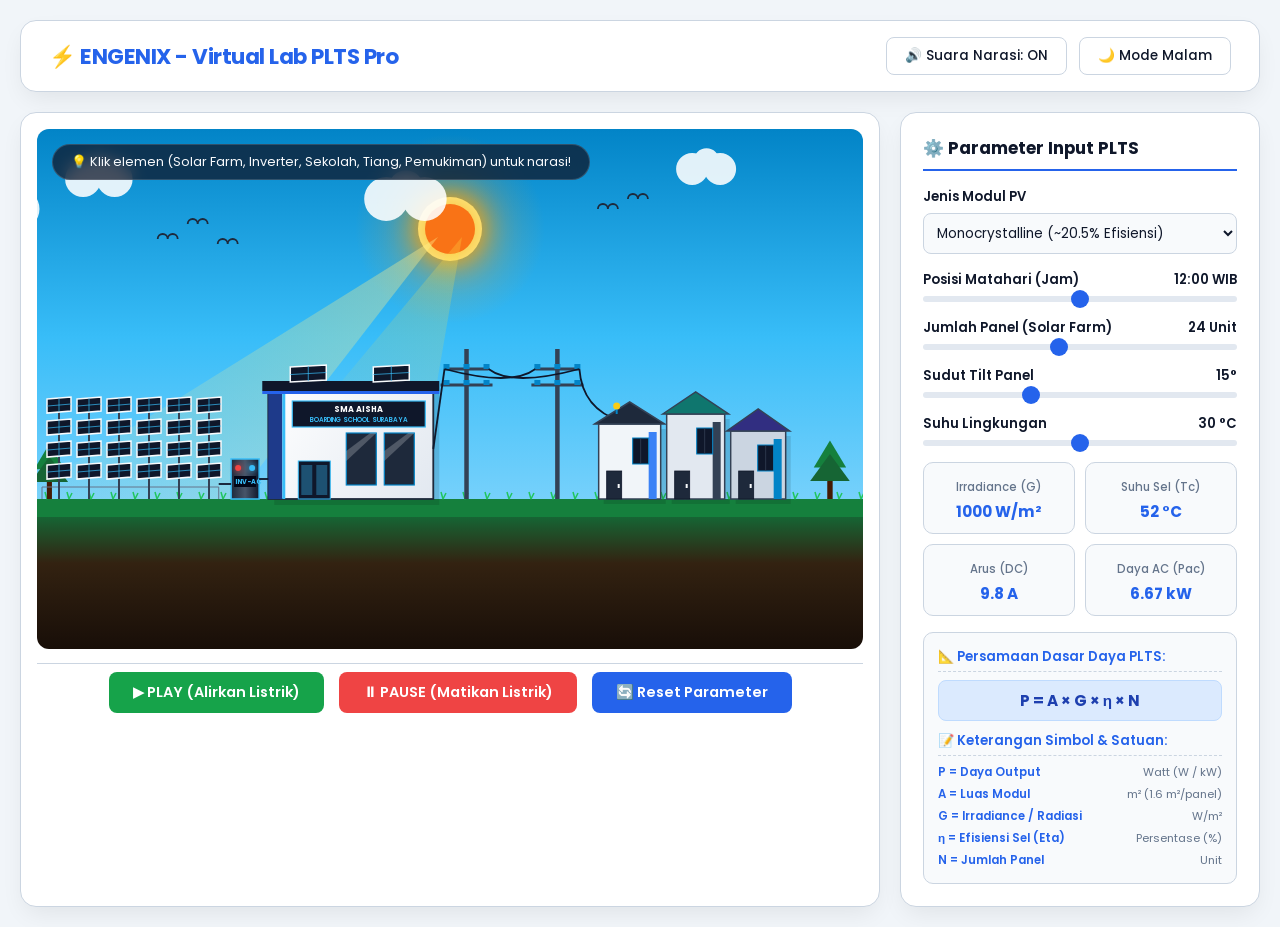
<file: simulasi-plts.html>
<!DOCTYPE html>
<html lang="id">
<head>
    <meta charset="UTF-8" />
    <meta name="viewport" content="width=device-width, initial-scale=1.0" />
    <title>ENGENIX - Virtual Lab PLTS Pro</title>
    
    <link rel="preconnect" href="https://fonts.googleapis.com" />
    <link rel="preconnect" href="https://fonts.gstatic.com" crossorigin />
    <link href="https://fonts.googleapis.com/css2?family=Poppins:wght@300;400;500;600;700&display=swap" rel="stylesheet" />

    <style>
        :root {
            --bg-color: #f1f5f9;
            --panel-bg: #ffffff;
            --text-color: #0f172a;
            --primary: #2563eb;
            --primary-hover: #1d4ed8;
            --accent: #16a34a;
            --border-color: #cbd5e1;
            --card-bg: #f8fafc;
            --shadow: 0 10px 25px -5px rgba(0, 0, 0, 0.08);
        }

        .dark-mode {
            --bg-color: #090d16;
            --panel-bg: #1e293b;
            --text-color: #f8fafc;
            --primary: #38bdf8;
            --primary-hover: #0284c7;
            --accent: #22c55e;
            --border-color: #334155;
            --card-bg: #0f172a;
            --shadow: 0 10px 25px -5px rgba(0, 0, 0, 0.5);
        }

        * {
            box-sizing: border-box;
            margin: 0; padding: 0;
            font-family: 'Poppins', sans-serif;
            transition: background-color 0.3s, color 0.3s;
        }

        body {
            background-color: var(--bg-color);
            color: var(--text-color);
            padding: 20px;
            display: flex;
            justify-content: center;
        }

        .app-container {
            max-width: 1400px;
            width: 100%;
            display: flex;
            flex-direction: column;
            gap: 20px;
        }

        header {
            display: flex;
            justify-content: space-between;
            align-items: center;
            background: var(--panel-bg);
            padding: 16px 28px;
            border-radius: 16px;
            box-shadow: var(--shadow);
            border: 1px solid var(--border-color);
        }

        header h1 {
            font-size: 1.35rem;
            color: var(--primary);
            font-weight: 700;
            letter-spacing: -0.5px;
        }

        .top-controls {
            display: flex;
            gap: 12px;
        }

        .btn-outline {
            background: transparent;
            border: 1.5px solid var(--border-color);
            color: var(--text-color);
            padding: 8px 18px;
            border-radius: 8px;
            cursor: pointer;
            font-weight: 500;
            font-size: 0.85rem;
        }
        .btn-outline:hover { background: var(--card-bg); border-color: var(--primary); }

        .main-layout {
            display: grid;
            grid-template-columns: 1fr 360px;
            gap: 20px;
        }

        @media (max-width: 1024px) {
            .main-layout { grid-template-columns: 1fr; }
        }

        .sim-wrapper {
            background: var(--panel-bg);
            border-radius: 16px;
            padding: 16px;
            box-shadow: var(--shadow);
            border: 1px solid var(--border-color);
            display: flex;
            flex-direction: column;
            gap: 14px;
        }

        .canvas-container {
            position: relative;
            width: 100%;
            height: 520px;
            border-radius: 12px;
            overflow: hidden;
            cursor: pointer;
            box-shadow: inset 0 0 12px rgba(0,0,0,0.1);
        }

        canvas {
            width: 100%;
            height: 100%;
            display: block;
        }

        .canvas-info-overlay {
            position: absolute;
            top: 15px;
            left: 15px;
            background: rgba(15, 23, 42, 0.75);
            color: #f8fafc;
            padding: 8px 18px;
            border-radius: 30px;
            font-size: 0.8rem;
            backdrop-filter: blur(8px);
            pointer-events: none;
            border: 1px solid rgba(255,255,255,0.15);
        }

        .sim-controls {
            display: flex;
            justify-content: center;
            gap: 15px;
            padding: 8px 0 4px 0;
            border-top: 1px solid var(--border-color);
        }

        .btn {
            background: var(--primary);
            color: white;
            border: none;
            padding: 10px 24px;
            border-radius: 8px;
            cursor: pointer;
            font-weight: 600;
            font-size: 0.9rem;
        }
        .btn:hover { background: var(--primary-hover); }
        .btn-play { background: #16a34a; }
        .btn-play:hover { background: #15803d; }
        .btn-pause { background: #ef4444; }
        .btn-pause:hover { background: #dc2626; }

        .controls-panel {
            background: var(--panel-bg);
            border-radius: 16px;
            padding: 22px;
            box-shadow: var(--shadow);
            border: 1px solid var(--border-color);
            display: flex;
            flex-direction: column;
            gap: 16px;
        }

        .controls-panel h3 {
            font-size: 1.05rem;
            color: var(--text-color);
            border-bottom: 2px solid var(--primary);
            padding-bottom: 8px;
            font-weight: 700;
        }

        .control-group {
            display: flex;
            flex-direction: column;
            gap: 6px;
        }

        .control-group label {
            font-size: 0.82rem;
            font-weight: 600;
            display: flex;
            justify-content: space-between;
        }

        input[type="range"] {
            appearance: none;
            -webkit-appearance: none;
            width: 100%;
            height: 6px;
            background: #e2e8f0;
            border-radius: 3px;
            outline: none;
        }

        input[type="range"]::-webkit-slider-thumb {
            -webkit-appearance: none;
            appearance: none;
            width: 18px;
            height: 18px;
            background: var(--primary);
            border-radius: 50%;
            cursor: pointer;
        }

        select {
            width: 100%;
            padding: 9px;
            background: var(--card-bg);
            border: 1px solid var(--border-color);
            border-radius: 8px;
            color: var(--text-color);
            font-size: 0.85rem;
            outline: none;
        }

        .dashboard-grid {
            display: grid;
            grid-template-columns: repeat(2, 1fr);
            gap: 10px;
        }

        .dash-card {
            background: var(--card-bg);
            border: 1px solid var(--border-color);
            padding: 10px;
            border-radius: 10px;
            text-align: center;
        }

        .dash-card span { font-size: 0.72rem; color: #64748b; font-weight: 500; }
        .dash-card h4 { font-size: 0.95rem; color: var(--primary); margin-top: 2px; font-weight: 700; }

        .formula-card {
            background: var(--card-bg);
            padding: 14px;
            border-radius: 10px;
            border: 1px solid var(--border-color);
            font-size: 0.8rem;
        }

        .formula-card h5 {
            color: var(--primary);
            margin-bottom: 8px;
            font-size: 0.82rem;
            border-bottom: 1px dashed var(--border-color);
            padding-bottom: 4px;
            font-weight: 600;
        }

        .formula-box {
            background: #dbeafe;
            color: #1e40af;
            padding: 8px;
            border-radius: 8px;
            text-align: center;
            font-weight: 700;
            font-size: 0.95rem;
            margin-bottom: 10px;
            border: 1px solid #bfdbfe;
        }

        .dark-mode .formula-box {
            background: #1e3a8a;
            color: #93c5fd;
            border-color: #2563eb;
        }

        .formula-card ul {
            list-style: none;
            padding-left: 0;
            margin: 0;
            display: flex;
            flex-direction: column;
            gap: 5px;
        }

        .formula-card li {
            font-size: 0.73rem;
            color: var(--text-color);
            display: flex;
            justify-content: space-between;
        }

        .formula-card li span.param {
            font-weight: 600;
            color: var(--primary);
        }

        .formula-card li span.unit {
            color: #64748b;
            font-size: 0.7rem;
        }
    </style>
</head>
<body>

<div class="app-container">
    
    <header>
        <h1>⚡ ENGENIX - Virtual Lab PLTS Pro</h1>
        <div class="top-controls">
            <button class="btn-outline" id="btnAudio" type="button" onclick="toggleAudio()">🔊 Suara Narasi: ON</button>
            <button class="btn-outline" id="btnTheme" type="button" onclick="toggleTheme()">🌙 Mode Malam</button>
        </div>
    </header>

    <div class="main-layout">
        
        <div class="sim-wrapper">
            <div class="canvas-container" id="canvasBox">
                <canvas id="pltsCanvas"></canvas>
                <div class="canvas-info-overlay">
                    💡 Klik elemen (Solar Farm, Inverter, Sekolah, Tiang, Pemukiman) untuk narasi!
                </div>
            </div>
            
            <div class="sim-controls">
                <button class="btn btn-play" id="btnStart" type="button" onclick="startSim()">▶ PLAY (Alirkan Listrik)</button>
                <button class="btn btn-pause" type="button" onclick="pauseSim()">⏸ PAUSE (Matikan Listrik)</button>
                <button class="btn btn-outline" type="button" onclick="resetSim()">🔄 Reset Parameter</button>
            </div>
        </div>

        <div class="controls-panel">
            <h3>⚙️ Parameter Input PLTS</h3>
            
            <div class="control-group">
                <label for="selectPVType">Jenis Modul PV</label>
                <select id="selectPVType" onchange="updateSim()">
                    <option value="Mono" selected>Monocrystalline (~20.5% Efisiensi)</option>
                    <option value="Poly">Polycrystalline (~16.5% Efisiensi)</option>
                </select>
            </div>

            <div class="control-group">
                <label for="inputTime">
                    <span>Posisi Matahari (Jam)</span>
                    <span id="valTime">12:00 WIB</span>
                </label>
                <input type="range" id="inputTime" min="6" max="18" step="0.01" value="12" oninput="updateSim()" />
            </div>

            <div class="control-group">
                <label for="inputPanels">
                    <span>Jumlah Panel (Solar Farm)</span>
                    <span><span id="valPanels">24</span> Unit</span>
                </label>
                <input type="range" id="inputPanels" min="6" max="48" step="6" value="24" oninput="updateSim()" />
            </div>

            <div class="control-group">
                <label for="inputTilt">
                    <span>Sudut Tilt Panel</span>
                    <span><span id="valTilt">15</span>°</span>
                </label>
                <input type="range" id="inputTilt" min="0" max="45" value="15" oninput="updateSim()" />
            </div>

            <div class="control-group">
                <label for="inputTemp">
                    <span>Suhu Lingkungan</span>
                    <span><span id="valTemp">30</span> °C</span>
                </label>
                <input type="range" id="inputTemp" min="15" max="45" value="30" oninput="updateSim()" />
            </div>

            <div class="dashboard-grid">
                <div class="dash-card">
                    <span>Irradiance (G)</span>
                    <h4 id="dashG">1000 W/m²</h4>
                </div>
                <div class="dash-card">
                    <span>Suhu Sel (Tc)</span>
                    <h4 id="dashTemp">35 °C</h4>
                </div>
                <div class="dash-card">
                    <span>Arus (DC)</span>
                    <h4 id="dashCurrent">9.4 A</h4>
                </div>
                <div class="dash-card">
                    <span>Daya AC (Pac)</span>
                    <h4 id="dashPower">8.21 kW</h4>
                </div>
            </div>

            <div class="formula-card">
                <h5>📐 Persamaan Dasar Daya PLTS:</h5>
                <div class="formula-box">
                    P = A × G × η × N
                </div>
                <h5>📝 Keterangan Simbol & Satuan:</h5>
                <ul>
                    <li>
                        <span class="param">P = Daya Output</span>
                        <span class="unit">Watt (W / kW)</span>
                    </li>
                    <li>
                        <span class="param">A = Luas Modul</span>
                        <span class="unit">m² (1.6 m²/panel)</span>
                    </li>
                    <li>
                        <span class="param">G = Irradiance / Radiasi</span>
                        <span class="unit">W/m²</span>
                    </li>
                    <li>
                        <span class="param">η = Efisiensi Sel (Eta)</span>
                        <span class="unit">Persentase (%)</span>
                    </li>
                    <li>
                        <span class="param">N = Jumlah Panel</span>
                        <span class="unit">Unit</span>
                    </li>
                </ul>
            </div>
        </div>

    </div>

</div>

<script>
/* ==========================================
   STATE & GLOBAL VARIABLES
   ========================================== */
let isRunning = false; 
let isAudioOn = true;
let isDarkMode = false;
let time = 12.0;

const panelArea = 1.6;
let etaSTC = 0.205;
const tempCoeff = -0.004;

let energyPulseOffset = 0;

const clouds = [
    { x: 40, y: 50, speed: 0.12, scale: 0.9 },
    { x: 340, y: 70, speed: 0.18, scale: 1.1 },
    { x: 650, y: 40, speed: 0.10, scale: 0.8 },
    { x: 920, y: 80, speed: 0.15, scale: 1.0 }
];

const birds = [
    { x: 90, y: 110, speed: 0.7 },
    { x: 120, y: 95, speed: 0.7 },
    { x: 150, y: 115, speed: 0.7 },
    { x: 520, y: 80, speed: 0.9 },
    { x: 550, y: 70, speed: 0.9 }
];

const canvas = document.getElementById('pltsCanvas');
const ctx = canvas.getContext('2d');

/* ==========================================
   INIT & EVENT LISTENERS
   ========================================== */
window.onload = function() {
    resizeCanvas();
    updateSim();
    animate();
};

window.onresize = resizeCanvas;

function resizeCanvas() {
    const box = document.getElementById('canvasBox');
    if (box && canvas) {
        canvas.width = box.clientWidth;
        canvas.height = box.clientHeight;
    }
}

canvas.addEventListener('click', function(event) {
    const rect = canvas.getBoundingClientRect();
    const clickX = event.clientX - rect.left;
    const clickY = event.clientY - rect.top;
    const w = canvas.width;

    if (clickX > 5 && clickX < w * 0.22 && clickY > 150) {
        speakText("Ini adalah area ladang panel surya pusat. Berfungsi mengubah radiasi sinar matahari menjadi arus listrik searah.");
    } 
    else if (clickX >= w * 0.22 && clickX < w * 0.27 && clickY > 180) {
        speakText("Ini adalah unit konverter inverter. Berfungsi mengubah arus listrik searah menjadi arus listrik bolak balik.");
    }
    else if (clickX >= w * 0.27 && clickX < w * 0.48 && clickY > 180) {
        speakText("Ini adalah Gedung SMA Aisha Boarding School Surabaya. Berarsitektur modern minimalis dan ramah lingkungan.");
    } 
    else if (clickX >= w * 0.48 && clickX < w * 0.68) {
        speakText("Ini adalah jaringan tiang listrik transmisi. Mengalirkan daya listrik bertegangan stabil menuju perumahan warga.");
    }
    else if (clickX >= w * 0.68 && clickY > 180) {
        speakText("Ini adalah pemukiman warga bergaya townhouse minimalis tropis modern yang terhubung ke jaringan listrik tenaga surya.");
    }
});

function speakText(text) {
    if (!isAudioOn || !('speechSynthesis' in window)) return;
    window.speechSynthesis.cancel();
    const utterance = new SpeechSynthesisUtterance(text);
    utterance.lang = 'id-ID';
    utterance.rate = 0.9;
    utterance.pitch = 1.0;
    window.speechSynthesis.speak(utterance);
}

/* ==========================================
   PERHITUNGAN FISIKA PLTS
   ========================================== */
function calculatePLTS() {
    const pvSelect = document.getElementById('selectPVType').value;
    etaSTC = (pvSelect === "Mono") ? 0.205 : 0.165;

    const solarHour = time - 6;
    let irradianceFactor = Math.sin((solarHour / 12) * Math.PI);
    if (irradianceFactor < 0) irradianceFactor = 0;
    
    const G = Math.round(irradianceFactor * 1000);
    const tilt = parseInt(document.getElementById('inputTilt').value, 10);
    const tiltFactor = Math.cos((tilt - 15) * (Math.PI / 180));

    const tempAmbient = parseInt(document.getElementById('inputTemp').value, 10);
    const tempSel = Math.round(tempAmbient + (G / 1000) * 22);

    const thermalDerating = 1 + tempCoeff * (tempSel - 25);
    const numPanels = parseInt(document.getElementById('inputPanels').value, 10);
    
    let Pdc = (numPanels * panelArea) * G * etaSTC * thermalDerating * tiltFactor;
    if (Pdc < 0) Pdc = 0;

    const PacVal = Pdc * 0.95;

    document.getElementById('dashG').innerText = G + " W/m²";
    document.getElementById('dashTemp').innerText = tempSel + " °C";
    document.getElementById('dashCurrent').innerText = (Pdc > 0 ? (Pdc / (numPanels * 30)).toFixed(1) : 0) + " A";
    document.getElementById('dashPower').innerText = (PacVal / 1000).toFixed(2) + " kW";
}

/* ==========================================
   ANIMATION & RENDERING LOOP
   ========================================== */
function animate() {
    ctx.clearRect(0, 0, canvas.width, canvas.height);

    if (isRunning) {
        energyPulseOffset += 1.8;
    }

    const w = canvas.width;
    const h = canvas.height;
    const horizon = 370;

    drawSky(ctx, w, h, time);
    drawSun(ctx, w, h, time);
    drawClouds(ctx, w, h);
    drawBirds(ctx, w);
    drawEnvironment(ctx, w, h, horizon);
    
    drawSolarFarm(ctx, w, horizon);
    drawCentralInverter(ctx, w, horizon);
    drawCleanSchool(ctx, w, horizon);
    drawPowerGrid(ctx, w, horizon);
    drawRealisticHouses(ctx, w, horizon);
    
    if (isRunning && parseInt(document.getElementById('dashG').innerText, 10) > 50) {
        drawEnergyFlow(ctx, w, horizon);
    }

    requestAnimationFrame(animate);
}

/* ==========================================
   DRAWING FUNCTIONS
   ========================================== */

function drawSky(context, w, h, currentTime) {
    const skyGrad = context.createLinearGradient(0, 0, 0, h);
    if (!isDarkMode) {
        if (currentTime > 6.5 && currentTime < 17.5) {
            skyGrad.addColorStop(0, '#0284c7');
            skyGrad.addColorStop(0.4, '#38bdf8');
            skyGrad.addColorStop(0.75, '#7dd3fc');
            skyGrad.addColorStop(1, '#e0f2fe');
        } else {
            skyGrad.addColorStop(0, '#1e1b4b');
            skyGrad.addColorStop(0.4, '#6b21a8');
            skyGrad.addColorStop(0.7, '#c2410c');
            skyGrad.addColorStop(1, '#fde047');
        }
    } else {
        skyGrad.addColorStop(0, '#030712');
        skyGrad.addColorStop(0.6, '#0f172a');
        skyGrad.addColorStop(1, '#1e293b');
    }
    context.fillStyle = skyGrad;
    context.fillRect(0, 0, w, h);
}

/* MATAHARI & EFEK SINAR BERSINAR DRAMATIS ESTETIK 3D */
function drawSun(context, w, h, currentTime) {
    if (isDarkMode) {
        context.fillStyle = '#fef3c7';
        context.shadowColor = '#fde047';
        context.shadowBlur = 18;
        context.beginPath(); context.arc(w - 80, 70, 22, 0, Math.PI*2); context.fill();
        context.shadowBlur = 0;
        return;
    }

    const peakY = 220; 
    const t = (currentTime - 6) / 12;
    const sunX = 60 + t * (w - 120);
    const sunY = 320 - Math.sin(t * Math.PI) * peakY;

    // Outer Solar Glow (Atmospheric Flare 3D)
    const glowGrad = context.createRadialGradient(sunX, sunY, 10, sunX, sunY, 95);
    glowGrad.addColorStop(0, 'rgba(251, 191, 36, 0.5)');
    glowGrad.addColorStop(0.4, 'rgba(245, 158, 11, 0.2)');
    glowGrad.addColorStop(1, 'rgba(245, 158, 11, 0)');
    context.fillStyle = glowGrad;
    context.beginPath(); context.arc(sunX, sunY, 95, 0, Math.PI*2); context.fill();

    // Core Sun
    context.shadowColor = '#f59e0b';
    context.shadowBlur = 35;
    context.fillStyle = '#fef08a';
    context.beginPath(); context.arc(sunX, sunY, 32, 0, Math.PI*2); context.fill();
    context.fillStyle = '#f97316';
    context.beginPath(); context.arc(sunX, sunY, 25, 0, Math.PI*2); context.fill();
    context.shadowBlur = 0;

    // Volumetric Sun Rays (Sinar Matahari Estetik ke Solar Farm & Sekolah)
    if (currentTime > 6.2 && currentTime < 17.8) {
        // Ray 1: Ke Solar Farm (Paling Terang & Jelas)
        let ray1 = context.createLinearGradient(sunX, sunY, 10, 370);
        ray1.addColorStop(0, 'rgba(254, 240, 138, 0.42)');
        ray1.addColorStop(1, 'rgba(254, 240, 138, 0.03)');
        context.fillStyle = ray1;
        context.beginPath();
        context.moveTo(sunX - 12, sunY + 8);
        context.lineTo(-20, 370);
        context.lineTo(w * 0.24, 370);
        context.closePath(); context.fill();

        // Ray 2: Sorotan Samping ke Sekolah & Panel Atap
        let ray2 = context.createLinearGradient(sunX, sunY, w * 0.35, 300);
        ray2.addColorStop(0, 'rgba(253, 224, 71, 0.28)');
        ray2.addColorStop(1, 'rgba(253, 224, 71, 0.02)');
        context.fillStyle = ray2;
        context.beginPath();
        context.moveTo(sunX + 12, sunY + 8);
        context.lineTo(w * 0.25, 370);
        context.lineTo(w * 0.46, 370);
        context.closePath(); context.fill();
    }
}

function drawClouds(context, w, h) {
    context.fillStyle = isDarkMode ? 'rgba(255, 255, 255, 0.15)' : 'rgba(255, 255, 255, 0.88)';
    clouds.forEach(c => {
        c.x += c.speed;
        if (c.x > w + 60) c.x = -60;

        const s = c.scale;
        context.beginPath();
        context.arc(c.x, c.y, 20 * s, 0, Math.PI*2);
        context.arc(c.x + 18 * s, c.y - 10 * s, 16 * s, 0, Math.PI*2);
        context.arc(c.x + 35 * s, c.y, 20 * s, 0, Math.PI*2);
        context.fill();
    });
}

function drawBirds(context, w) {
    context.strokeStyle = isDarkMode ? '#cbd5e1' : '#1e293b';
    context.lineWidth = 1.8;
    birds.forEach(b => {
        b.x += b.speed;
        if (b.x > w + 20) b.x = -30;

        context.beginPath();
        context.arc(b.x, b.y, 5, Math.PI, 0, false);
        context.arc(b.x + 10, b.y, 5, Math.PI, 0, false);
        context.stroke();
    });
}

function drawEnvironment(context, w, h, horizon) {
    context.fillStyle = '#15803d';
    context.fillRect(0, horizon, w, 18);

    const gGrad = context.createLinearGradient(0, horizon + 18, 0, h);
    gGrad.addColorStop(0, '#166534');
    gGrad.addColorStop(0.35, '#332211');
    gGrad.addColorStop(1, '#180e08');
    context.fillStyle = gGrad;
    context.fillRect(0, horizon + 18, w, h - (horizon + 18));

    context.strokeStyle = '#22c55e';
    context.lineWidth = 1.5;
    for (let x = 10; x < w; x += 22) {
        context.beginPath();
        context.moveTo(x, horizon);
        context.lineTo(x - 2, horizon - 7);
        context.moveTo(x, horizon);
        context.lineTo(x + 3, horizon - 6);
        context.stroke();
    }

    drawTree(context, w * 0.015, horizon, 0.85);
    drawTree(context, w * 0.96, horizon, 0.9);
}

function drawTree(context, x, horizon, scale) {
    context.fillStyle = '#451a03';
    context.fillRect(x - 3 * scale, horizon - 35 * scale, 6 * scale, 35 * scale);
    
    context.fillStyle = '#15803d';
    context.beginPath();
    context.moveTo(x, horizon - 65 * scale);
    context.lineTo(x - 18 * scale, horizon - 35 * scale);
    context.lineTo(x + 18 * scale, horizon - 35 * scale);
    context.closePath();
    context.fill();

    context.fillStyle = '#166534';
    context.beginPath();
    context.moveTo(x, horizon - 50 * scale);
    context.lineTo(x - 22 * scale, horizon - 20 * scale);
    context.lineTo(x + 22 * scale, horizon - 20 * scale);
    context.closePath();
    context.fill();
}

function drawSolarFarm(context, w, horizon) {
    const numPanels = parseInt(document.getElementById('inputPanels').value, 10);
    const tilt = parseInt(document.getElementById('inputTilt').value, 10);
    const pvType = document.getElementById('selectPVType').value;

    const cols = 6;
    const rows = Math.ceil(numPanels / cols);
    const pWidth = 24;
    const pHeight = 14;
    const poleHeight = 36;

    context.strokeStyle = '#64748b';
    context.lineWidth = 1;
    context.beginPath();
    context.moveTo(5, horizon);
    context.lineTo(5, horizon - 12);
    context.lineTo(w * 0.22, horizon - 12);
    context.lineTo(w * 0.22, horizon);
    context.stroke();

    for (let i = 0; i < numPanels; i++) {
        const r = Math.floor(i / cols);
        const c = i % cols;

        const px = 10 + c * (pWidth + 6);
        const py = horizon - poleHeight - (rows - 1 - r) * (pHeight + 8);

        context.strokeStyle = '#334155';
        context.lineWidth = 2;
        context.beginPath();
        context.moveTo(px + pWidth / 2, py + pHeight);
        context.lineTo(px + pWidth / 2, horizon);
        context.stroke();

        drawSinglePanel(context, px, py, pWidth, pHeight, tilt, pvType);
    }
}

function drawCentralInverter(context, w, horizon) {
    const invX = w * 0.235;
    const invY = horizon - 40;
    const invW = 28;
    const invH = 40;

    const invGrad = context.createLinearGradient(invX, invY, invX + invW, invY);
    invGrad.addColorStop(0, '#1e293b');
    invGrad.addColorStop(0.5, '#475569');
    invGrad.addColorStop(1, '#0f172a');
    context.fillStyle = invGrad;
    context.fillRect(invX, invY, invW, invH);
    context.strokeStyle = '#38bdf8';
    context.lineWidth = 1.5;
    context.strokeRect(invX, invY, invW, invH);

    context.fillStyle = isRunning ? '#22c55e' : '#ef4444';
    context.shadowColor = isRunning ? '#22c55e' : '#ef4444';
    context.shadowBlur = 6;
    context.beginPath();
    context.arc(invX + 7, invY + 9, 3, 0, Math.PI * 2);
    context.fill();

    context.fillStyle = '#38bdf8';
    context.shadowColor = '#38bdf8';
    context.beginPath();
    context.arc(invX + 21, invY + 9, 3, 0, Math.PI * 2);
    context.fill();
    context.shadowBlur = 0;

    context.fillStyle = '#020617';
    context.fillRect(invX + 3, invY + 17, invW - 6, 11);
    context.fillStyle = '#38bdf8';
    context.font = 'bold 6.5px Poppins';
    context.fillText('INV-AC', invX + 4, invY + 25);
}

/* GEDUNG SEKOLAH SMA AISHA BOARDING SCHOOL SURABAYA */
function drawCleanSchool(context, w, horizon) {
    const sX = w * 0.28;
    const sW = 165;
    const sH = 112;
    const sY = horizon - sH;

    // Drop Shadow Gedung Utama
    context.fillStyle = 'rgba(0,0,0,0.12)';
    context.fillRect(sX + 6, sY + 6, sW, sH);

    // Dinding Utama - Modern Light Gray / Concrete
    const wallGrad = context.createLinearGradient(sX, sY, sX + sW, sY + sH);
    wallGrad.addColorStop(0, '#ffffff');
    wallGrad.addColorStop(1, '#e2e8f0');
    context.fillStyle = wallGrad;
    context.fillRect(sX, sY, sW, sH);
    context.strokeStyle = '#1e293b';
    context.lineWidth = 1.8;
    context.strokeRect(sX, sY, sW, sH);

    // List Frame Accent Biru Modern (Sayap Kiri)
    context.fillStyle = '#1e3a8a';
    context.fillRect(sX, sY, 14, sH);
    context.fillStyle = '#38bdf8';
    context.fillRect(sX + 14, sY, 3, sH);

    // Modern Roof Canopy (Atap Datar Minimalis Sederhana)
    context.fillStyle = '#0f172a';
    context.fillRect(sX - 6, sY - 6, sW + 12, 10);
    context.fillStyle = '#2563eb';
    context.fillRect(sX - 6, sY + 4, sW + 12, 3);

    // Papan Nama Premium
    const signX = sX + 24;
    const signY = sY + 14;
    const signW = sW - 32;
    const signH = 26;

    context.fillStyle = '#0f172a';
    context.fillRect(signX, signY, signW, signH);
    context.strokeStyle = '#38bdf8';
    context.lineWidth = 1.2;
    context.strokeRect(signX, signY, signW, signH);

    context.fillStyle = '#ffffff';
    context.font = 'bold 8px Poppins';
    context.textAlign = 'center';
    context.fillText('SMA AISHA', signX + signW / 2, signY + 11);
    
    context.fillStyle = '#38bdf8';
    context.font = '600 6.5px Poppins';
    context.fillText('BOARDING SCHOOL SURABAYA', signX + signW / 2, signY + 21);
    context.textAlign = 'left';

    // Entrance Glass Lobby (Pintu Utama)
    const doorX = sX + 30;
    const doorY = sY + sH - 38;
    context.fillStyle = '#0f172a';
    context.fillRect(doorX, doorY, 32, 38);
    context.strokeStyle = '#38bdf8';
    context.lineWidth = 1;
    context.strokeRect(doorX, doorY, 32, 38);
    
    context.fillStyle = 'rgba(56, 189, 248, 0.35)';
    context.fillRect(doorX + 3, doorY + 4, 11, 30);
    context.fillRect(doorX + 18, doorY + 4, 11, 30);

    // Jendela Kaca Tinted Modern Bertingkat
    for (let i = 0; i < 2; i++) {
        const jx = sX + 78 + i * 38;
        const jy = sY + 46;
        const jw = 30;
        const jh = 52;

        context.fillStyle = isRunning ? '#fef08a' : '#1e293b';
        context.fillRect(jx, jy, jw, jh);
        context.strokeStyle = '#0284c7';
        context.lineWidth = 1.2;
        context.strokeRect(jx, jy, jw, jh);

        // Efek Kilau / Pantulan Kaca Modern
        context.fillStyle = 'rgba(255, 255, 255, 0.22)';
        context.beginPath();
        context.moveTo(jx, jy + 18);
        context.lineTo(jx + jw - 6, jy);
        context.lineTo(jx + jw, jy);
        context.lineTo(jx, jy + 28);
        context.closePath();
        context.fill();

        if (isRunning) {
            context.fillStyle = 'rgba(250, 204, 21, 0.2)';
            context.fillRect(jx - 2, jy - 2, jw + 4, jh + 4);
        }
    }

    // Atap Panel Surya Sekolah
    const tilt = parseInt(document.getElementById('inputTilt').value, 10);
    const pvType = document.getElementById('selectPVType').value;
    drawSinglePanel(context, sX + 22, sY - 22, 36, 15, tilt, pvType);
    drawSinglePanel(context, sX + 105, sY - 22, 36, 15, tilt, pvType);
}

/* TIANG LISTRIK DIPINDAHKAN KE AREA KOSONG */
function drawPowerGrid(context, w, horizon) {
    const pole1X = w * 0.52; 
    const pole2X = w * 0.63; 
    const poleY = horizon - 150;

    drawPole(context, pole1X, horizon, poleY);
    drawPole(context, pole2X, horizon, poleY);

    const invX = w * 0.235 + 14;
    const schoolX = w * 0.28;

    context.strokeStyle = '#0f172a';
    context.lineWidth = 1.8;

    // Inverter -> Sekolah
    context.beginPath();
    context.moveTo(w * 0.22, horizon - 15);
    context.lineTo(invX - 14, horizon - 15);
    context.stroke();

    context.beginPath();
    context.moveTo(invX + 14, horizon - 20);
    context.lineTo(schoolX, horizon - 20);
    context.stroke();

    // Sekolah -> Tiang 1
    context.beginPath();
    context.moveTo(schoolX + 165, horizon - 50);
    context.lineTo(pole1X - 22, poleY + 20);
    context.stroke();

    // Kabel Transmisi Tiang 1 -> Tiang 2
    context.beginPath();
    context.moveTo(pole1X - 22, poleY + 20);
    context.quadraticCurveTo((pole1X + pole2X)/2, poleY + 38, pole2X - 22, poleY + 20);
    context.stroke();

    context.beginPath();
    context.moveTo(pole1X + 22, poleY + 20);
    context.quadraticCurveTo((pole1X + pole2X)/2, poleY + 38, pole2X + 22, poleY + 20);
    context.stroke();

    // Kabel Tiang 2 -> Mendarat di Atap Rumah Pertama
    const houseRoofX = w * 0.68 + 22; 
    const houseRoofY = horizon - 78;

    context.beginPath();
    context.moveTo(pole2X + 22, poleY + 20);
    context.quadraticCurveTo(pole2X + 25, horizon - 90, houseRoofX, houseRoofY);
    context.stroke();
}

function drawPole(context, x, horizon, topY) {
    context.strokeStyle = '#334155'; 
    context.lineWidth = 4.5;
    context.beginPath(); 
    context.moveTo(x, horizon); 
    context.lineTo(x, topY); 
    context.stroke();

    context.lineWidth = 2.8;
    context.beginPath(); context.moveTo(x - 22, topY + 20); context.lineTo(x + 22, topY + 20); context.stroke();
    context.beginPath(); context.moveTo(x - 26, topY + 36); context.lineTo(x + 26, topY + 36); context.stroke();

    context.fillStyle = '#0284c7';
    [-20, 0, 20].forEach(offset => {
        context.fillRect(x + offset - 3, topY + 15, 6, 5);
        context.fillRect(x + offset - 3, topY + 31, 6, 5);
    });
}

/* PEMUKIMAN RAPI (POSISI PINTU & JENDELA TIDAK BERTUMPUK) */
function drawRealisticHouses(context, w, horizon) {
    const startX = w * 0.68;

    // Rumah 1
    drawRealisticHouseUnit(context, startX, horizon, 62, 75, {
        wallColor: '#f1f5f9',
        roofColor: '#1e293b',
        accentColor: '#3b82f6',
        hasReceiver: true
    });

    // Rumah 2
    drawRealisticHouseUnit(context, startX + 68, horizon, 58, 85, {
        wallColor: '#e2e8f0',
        roofColor: '#0f766e',
        accentColor: '#334155',
        hasReceiver: false
    });

    // Rumah 3 (Ujung - Pintu & Jendela Terpisah Presisi!)
    drawRealisticHouseUnit(context, startX + 132, horizon, 55, 68, {
        wallColor: '#cbd5e1',
        roofColor: '#312e81',
        accentColor: '#0284c7',
        hasReceiver: false
    });
}

function drawRealisticHouseUnit(context, x, horizon, width, height, opts) {
    const y = horizon - height;

    // Drop Shadow 3D
    context.fillStyle = 'rgba(0,0,0,0.12)';
    context.fillRect(x + 5, y + 5, width, height);

    // Wall (Dinding Utama)
    context.fillStyle = opts.wallColor;
    context.fillRect(x, y, width, height);
    context.strokeStyle = '#334155';
    context.lineWidth = 1.5;
    context.strokeRect(x, y, width, height);

    // Atap Miring Modern
    context.fillStyle = opts.roofColor;
    context.beginPath();
    context.moveTo(x - 4, y);
    context.lineTo(x + width / 2, y - 22);
    context.lineTo(x + width + 4, y);
    context.closePath();
    context.fill();
    context.stroke();

    // Aksen Pilar Vertikal Samping
    context.fillStyle = opts.accentColor;
    context.fillRect(x + width - 12, y + 8, 8, height - 8);

    // Terminal Receiver Listrik (Jika Ada)
    if (opts.hasReceiver) {
        context.strokeStyle = '#0284c7';
        context.lineWidth = 2;
        context.beginPath();
        context.moveTo(x + 18, y - 10);
        context.lineTo(x + 18, y - 18);
        context.stroke();
        context.fillStyle = '#facc15';
        context.beginPath();
        context.arc(x + 18, y - 18, 3.5, 0, Math.PI*2);
        context.fill();
    }

    // JENDELA LANTAI 2 (Kanan Atas)
    const winX = x + width - 28;
    const winY = y + 14;
    const winW = 16;
    const winH = 26;

    context.fillStyle = isRunning ? '#fef08a' : '#0f172a';
    context.fillRect(winX, winY, winW, winH);
    context.strokeStyle = '#0284c7';
    context.lineWidth = 1;
    context.strokeRect(winX, winY, winW, winH);

    context.strokeStyle = '#334155';
    context.lineWidth = 0.8;
    context.beginPath();
    context.moveTo(winX + winW / 2, winY);
    context.lineTo(winX + winW / 2, winY + winH);
    context.stroke();

    if (isRunning) {
        context.fillStyle = 'rgba(250, 204, 21, 0.25)';
        context.fillRect(winX - 2, winY - 2, winW + 4, winH + 4);
    }

    // PINTU UTAMA (Kiri Bawah - Tidak Bertumpuk)
    const doorX = x + 8;
    const doorY = y + height - 28;
    const doorW = 15;
    const doorH = 28;

    context.fillStyle = '#1e293b';
    context.fillRect(doorX, doorY, doorW, doorH);
    context.strokeStyle = '#0f172a';
    context.strokeRect(doorX, doorY, doorW, doorH);
    
    context.fillStyle = '#f8fafc';
    context.fillRect(doorX + doorW - 4, doorY + 13, 2, 4);
}

function drawEnergyFlow(context, w, horizon) {
    const invX = w * 0.235 + 14;
    const schoolX = w * 0.28;
    const pole1X = w * 0.52;
    const pole2X = w * 0.63;
    const poleY = horizon - 150;
    
    const houseRoofX = w * 0.68 + 22; 
    const houseRoofY = horizon - 78 - 18;

    context.fillStyle = '#facc15';
    context.shadowColor = '#facc15';
    context.shadowBlur = 8;

    const p = (energyPulseOffset % 100) / 100;

    // 1. Solar Farm -> Inverter
    const x1 = (w * 0.22) + p * (invX - 14 - (w * 0.22));
    context.beginPath(); context.arc(x1, horizon - 15, 3.5, 0, Math.PI*2); context.fill();

    // 2. Inverter -> Sekolah
    const x2 = (invX + 14) + p * (schoolX - (invX + 14));
    context.beginPath(); context.arc(x2, horizon - 20, 3.5, 0, Math.PI*2); context.fill();

    // 3. Sekolah -> Tiang 1
    const x3 = (schoolX + 165) + p * (pole1X - 22 - (schoolX + 165));
    const y3 = (horizon - 50) - p * ((horizon - 50) - (poleY + 20));
    context.beginPath(); context.arc(x3, y3, 3.5, 0, Math.PI*2); context.fill();

    // 4. Tiang 1 -> Tiang 2
    const x4 = (pole1X - 22) + p * ((pole2X - 22) - (pole1X - 22));
    const y4 = (poleY + 20) + Math.sin(p * Math.PI) * 18; 
    context.beginPath(); context.arc(x4, y4, 3.5, 0, Math.PI*2); context.fill();

    // 5. Tiang 2 -> Rumah Pertama
    const x5 = (pole2X + 22) + p * (houseRoofX - (pole2X + 22));
    const y5 = (poleY + 20) + p * (houseRoofY - (poleY + 20));
    context.beginPath(); context.arc(x5, y5, 3.5, 0, Math.PI*2); context.fill();

    context.shadowBlur = 0;
}

function drawSinglePanel(context, x, y, w, h, tilt, pvType) {
    const rad = (tilt * Math.PI) / 180;
    const tiltH = Math.sin(rad) * 8;

    context.save();
    
    const pvColor = (pvType === "Mono") ? '#0f172a' : '#1e3a8a';
    const gridColor = (pvType === "Mono") ? '#38bdf8' : '#60a5fa';

    context.fillStyle = pvColor;
    context.beginPath();
    context.moveTo(x, y + tiltH);
    context.lineTo(x + w, y);
    context.lineTo(x + w, y + h);
    context.lineTo(x, y + h + tiltH);
    context.closePath();
    context.fill();

    context.strokeStyle = '#f8fafc'; 
    context.lineWidth = 1.5; 
    context.stroke();

    context.strokeStyle = gridColor; 
    context.lineWidth = 0.7;
    context.beginPath();
    context.moveTo(x + w/2, y + tiltH/2);
    context.lineTo(x + w/2, y + h + tiltH/2);
    context.moveTo(x, y + h/2 + tiltH);
    context.lineTo(x + w, y + h/2);
    context.stroke();

    context.restore();
}

/* ==========================================
   INTERAKSI KONTROL
   ========================================== */
function updateSim() {
    time = parseFloat(document.getElementById('inputTime').value);
    calculatePLTS();
    
    const hrs = Math.floor(time);
    const mins = Math.floor((time - hrs) * 60);
    document.getElementById('valTime').innerText = `${hrs}:${mins < 10 ? '0' : ''}${mins} WIB`;
    document.getElementById('valPanels').innerText = document.getElementById('inputPanels').value;
    document.getElementById('valTilt').innerText = document.getElementById('inputTilt').value;
    document.getElementById('valTemp').innerText = document.getElementById('inputTemp').value;
}

function startSim() { 
    isRunning = true; 
}

function pauseSim() { 
    isRunning = false; 
}

function resetSim() {
    time = 12.0; 
    isRunning = false; 
    isDarkMode = false;
    document.body.classList.remove('dark-mode');
    document.getElementById('selectPVType').value = "Mono";
    document.getElementById('inputTime').value = "12";
    document.getElementById('inputPanels').value = "24";
    document.getElementById('inputTilt').value = "15";
    document.getElementById('inputTemp').value = "30";
    updateSim();
}

function toggleAudio() {
    isAudioOn = !isAudioOn;
    document.getElementById('btnAudio').innerText = isAudioOn ? "🔊 Suara Narasi: ON" : "🔇 Suara Narasi: OFF";
    if (!isAudioOn && ('speechSynthesis' in window)) {
        window.speechSynthesis.cancel();
    }
}

function toggleTheme() {
    isDarkMode = !isDarkMode;
    document.body.classList.toggle('dark-mode');
    document.getElementById('btnTheme').innerText = isDarkMode ? "☀️ Mode Siang" : "🌙 Mode Malam";
}
</script>

</body>
</html>
</file>
